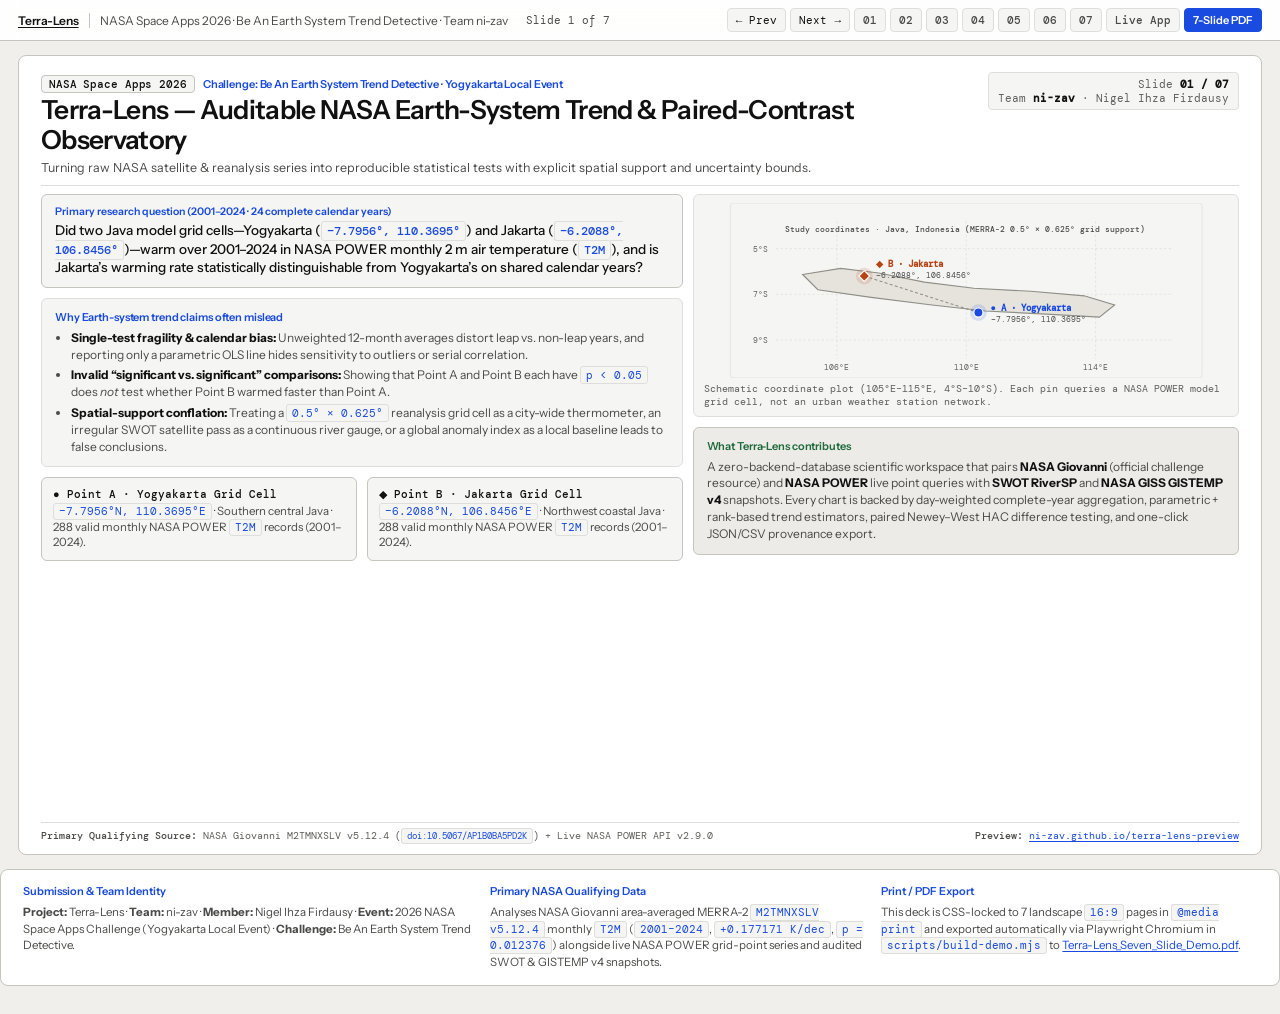
<file: demo/index.html>
<!doctype html>
<html lang="en">
<head>
  <meta charset="utf-8">
  <meta name="viewport" content="width=device-width, initial-scale=1">
  <meta name="theme-color" content="#ffffff">
  <title>Terra-Lens — 7-Slide NASA Space Apps 2026 Presentation Deck</title>
  <link rel="preconnect" href="https://fonts.googleapis.com">
  <link rel="preconnect" href="https://fonts.gstatic.com" crossorigin>
  <link href="https://fonts.googleapis.com/css2?family=DM+Mono:wght@400;500&family=Instrument+Sans:wght@400;500;600;700&display=swap" rel="stylesheet">
  <style>
    :root {
      color-scheme: light;
      --bg: #f0efeb;
      --slide: #ffffff;
      --panel: #f5f5f3;
      --panel-2: #ecebe7;
      --border: #dfdeda;
      --border-strong: #c5c4be;
      --text: #111111;
      --muted: #4a4a48;
      --dim: #5e5e5b;
      --a: #1a4be0;
      --a-soft: rgba(26, 75, 224, 0.08);
      --b: #b84314;
      --b-soft: rgba(184, 67, 20, 0.08);
      --ok: #1f6b3b;
      --warn: #9a3412;
      --sans: 'Instrument Sans', -apple-system, BlinkMacSystemFont, "Segoe UI", Roboto, sans-serif;
      --mono: 'DM Mono', ui-monospace, SFMono-Regular, Menlo, Monaco, Consolas, monospace;
    }

    * { box-sizing: border-box; }
    html, body {
      margin: 0;
      padding: 0;
      background: var(--bg);
      color: var(--text);
      font-family: var(--sans);
      -webkit-font-smoothing: antialiased;
    }
    a {
      color: var(--a);
      text-decoration: underline;
      text-underline-offset: 2px;
      overflow-wrap: anywhere;
    }
    a:hover { color: var(--text); }
    code {
      font-family: var(--mono);
      font-size: 0.92em;
      color: var(--a);
      background: var(--panel);
      padding: 1px 5px;
      border-radius: 3px;
      border: 1px solid var(--border);
      overflow-wrap: anywhere;
      word-break: break-word;
    }

    /* Sticky Deck Navigation Bar (hidden in print) */
    .deck-bar {
      position: sticky;
      top: 0;
      z-index: 30;
      display: flex;
      align-items: center;
      justify-content: space-between;
      gap: 12px;
      padding: 8px 18px;
      background: rgba(255, 255, 255, 0.94);
      backdrop-filter: blur(8px);
      border-bottom: 1px solid var(--border-strong);
      font-family: var(--sans);
      font-size: 12px;
    }
    .deck-bar-left {
      display: flex;
      align-items: center;
      gap: 10px;
      min-width: 0;
    }
    .deck-brand {
      font-weight: 600;
      letter-spacing: -0.02em;
      color: var(--text);
      white-space: nowrap;
    }
    .deck-brand span { color: var(--a); }
    .deck-sub {
      color: var(--muted);
      border-left: 1px solid var(--border-strong);
      padding-left: 10px;
      white-space: nowrap;
      overflow: hidden;
      text-overflow: ellipsis;
    }
    .deck-jumps {
      display: flex;
      align-items: center;
      gap: 4px;
      flex-wrap: wrap;
    }
    .deck-jumps a {
      text-decoration: none;
      padding: 4px 8px;
      border: 1px solid var(--border);
      border-radius: 4px;
      background: var(--panel);
      color: var(--muted);
      font-family: var(--mono);
      font-size: 11px;
      font-weight: 500;
    }
    .deck-jumps a:hover {
      border-color: var(--a);
      color: var(--a);
      background: var(--slide);
    }
    .deck-jumps a.pdf-btn {
      background: var(--a);
      border-color: var(--a);
      color: #ffffff;
      font-family: var(--sans);
      font-weight: 600;
    }
    .deck-jumps a.pdf-btn:hover {
      background: #143bb8;
      border-color: #143bb8;
      color: #ffffff;
    }

    /* Slide Canvas */
    main {
      max-width: 1400px;
      margin: 0 auto;
      padding: 14px 18px;
      display: flex;
      flex-direction: column;
      gap: 18px;
    }
    .slide {
      width: 100%;
      height: min(calc(100dvh - 68px), 800px);
      background: var(--slide);
      border: 1px solid var(--border-strong);
      border-radius: 8px;
      padding: 16px 22px 12px;
      display: none;
      flex-direction: column;
      justify-content: space-between;
      gap: 8px;
      position: relative;
      overflow: hidden;
    }
    .slide.active {
      display: flex;
    }

    /* Slide Header */
    .slide-head {
      display: flex;
      align-items: flex-start;
      justify-content: space-between;
      gap: 16px;
      padding-bottom: 8px;
      border-bottom: 1px solid var(--border);
    }
    .head-main { min-width: 0; }
    .kicker {
      display: inline-flex;
      align-items: center;
      gap: 8px;
      font-family: var(--sans);
      font-size: 11px;
      font-weight: 600;
      letter-spacing: -0.01em;
      color: var(--a);
      margin-bottom: 3px;
    }
    .kicker .pill {
      padding: 1px 7px;
      border-radius: 4px;
      background: var(--panel);
      border: 1px solid var(--border-strong);
      color: var(--text);
      font-family: var(--mono);
      font-weight: 500;
    }
    h1, h2 {
      margin: 0;
      font-weight: 600;
      letter-spacing: -0.025em;
      line-height: 1.14;
      color: var(--text);
    }
    h1 { font-size: clamp(20px, 2.05vw, 27px); }
    h2 { font-size: clamp(18px, 1.85vw, 24px); }
    .head-sub {
      margin: 4px 0 0;
      font-size: 12.5px;
      line-height: 1.35;
      color: var(--muted);
    }
    .slide-id {
      flex: none;
      text-align: right;
      font-family: var(--mono);
      font-size: 11px;
      color: var(--dim);
      padding: 4px 9px;
      border: 1px solid var(--border);
      border-radius: 4px;
      background: var(--panel);
      white-space: nowrap;
    }
    .slide-id strong {
      color: var(--text);
      font-weight: 600;
    }

    /* Slide Body Grids */
    .slide-body {
      flex: 1;
      min-height: 0;
      display: grid;
      gap: 10px;
      align-content: stretch;
    }
    .cols-2 { grid-template-columns: 1.08fr 0.92fr; }
    .cols-2-equal { grid-template-columns: 1fr 1fr; }
    .cols-2-wide-right { grid-template-columns: 0.88fr 1.12fr; }
    .rows-stack { display: flex; flex-direction: column; gap: 10px; min-height: 0; }

    /* Cards & Panels — NO colored side or top borders */
    .card {
      background: var(--panel);
      border: 1px solid var(--border);
      border-radius: 6px;
      padding: 11px 13px;
      min-width: 0;
      min-height: 0;
      display: flex;
      flex-direction: column;
      gap: 6px;
    }
    .card-alt { background: var(--panel-2); border-color: var(--border-strong); }
    .card-head {
      display: flex;
      align-items: center;
      justify-content: space-between;
      gap: 8px;
      font-family: var(--sans);
      font-size: 11px;
      font-weight: 600;
      letter-spacing: -0.01em;
      color: var(--a);
    }
    .card-head.amber { color: var(--b); }
    .card-head.ok { color: var(--ok); }
    .card-head.warn { color: var(--warn); }
    .card h3, .case-panel h3 {
      margin: 0;
      font-size: 14px;
      font-weight: 600;
      letter-spacing: -0.015em;
      color: var(--text);
      line-height: 1.24;
    }
    .card p, .card li, .case-panel p {
      margin: 0;
      font-size: 12px;
      line-height: 1.4;
      color: var(--muted);
    }
    .card p strong, .card li strong { color: var(--text); }
    .card ul {
      margin: 0;
      padding-left: 16px;
      display: flex;
      flex-direction: column;
      gap: 4px;
    }

    /* Slide 1 Specifics */
    .question-box {
      padding: 10px 13px;
      background: var(--panel);
      border: 1px solid var(--border-strong);
      border-radius: 6px;
    }
    .question-box .q-label {
      font-family: var(--sans);
      font-size: 10.5px;
      font-weight: 600;
      color: var(--a);
      margin-bottom: 3px;
    }
    .question-box p {
      margin: 0;
      font-size: 13.5px;
      font-weight: 500;
      line-height: 1.36;
      color: var(--text);
    }
    .point-cards {
      display: grid;
      grid-template-columns: 1fr 1fr;
      gap: 10px;
    }
    .pt-card {
      padding: 9px 11px;
      border-radius: 6px;
      background: var(--panel);
      border: 1px solid var(--border);
    }
    .pt-card.pt-a, .pt-card.pt-b { border-color: var(--border-strong); }
    .pt-title {
      font-family: var(--mono);
      font-size: 11px;
      font-weight: 500;
      color: var(--text);
      margin-bottom: 3px;
    }
    .pt-card p {
      margin: 0;
      font-size: 11.5px;
      line-height: 1.34;
      color: var(--muted);
    }
    .locator-fig {
      margin: 0;
      background: var(--panel);
      border: 1px solid var(--border);
      border-radius: 6px;
      padding: 8px 10px;
      display: flex;
      flex-direction: column;
      justify-content: space-between;
      min-height: 0;
    }
    .locator-fig svg {
      width: 100%;
      height: auto;
      max-height: 175px;
      display: block;
    }
    .locator-fig figcaption {
      font-family: var(--mono);
      font-size: 10px;
      color: var(--dim);
      margin-top: 4px;
    }

    /* Slide 2 Pipeline Steps & Matrix */
    .pipeline-steps {
      display: grid;
      grid-template-columns: repeat(4, minmax(0, 1fr));
      gap: 9px;
    }
    .step-card {
      background: var(--panel);
      border: 1px solid var(--border);
      border-radius: 6px;
      padding: 8px 10px;
    }
    .step-num {
      font-family: var(--mono);
      font-size: 10px;
      font-weight: 500;
      color: var(--a);
      margin-bottom: 2px;
    }
    .step-card h3 {
      margin: 0 0 3px;
      font-size: 12.5px;
      font-weight: 600;
      color: var(--text);
    }
    .step-card p {
      margin: 0;
      font-size: 11px;
      line-height: 1.32;
      color: var(--muted);
    }
    .table-wrap {
      overflow-x: auto;
      border: 1px solid var(--border);
      border-radius: 6px;
      background: var(--slide);
    }
    table.matrix {
      width: 100%;
      border-collapse: collapse;
      font-size: 11px;
      line-height: 1.3;
    }
    .matrix th, .matrix td {
      padding: 5.5px 8px;
      border-bottom: 1px solid var(--border);
      text-align: left;
      vertical-align: top;
    }
    .matrix thead th {
      background: var(--panel);
      font-family: var(--sans);
      font-size: 10.5px;
      font-weight: 600;
      color: var(--muted);
    }
    .matrix tbody tr:last-child td,
    .matrix tbody tr:last-child th { border-bottom: 0; }
    .matrix tbody th {
      font-weight: 600;
      color: var(--text);
      white-space: nowrap;
    }
    .matrix td { color: var(--muted); font-family: var(--mono); font-size: 10.5px; }
    .badge {
      display: inline-block;
      padding: 1px 6px;
      border-radius: 4px;
      font-family: var(--mono);
      font-size: 9.5px;
      font-weight: 500;
      border: 1px solid var(--border-strong);
      white-space: nowrap;
    }
    .badge-live { color: var(--ok); border-color: rgba(31, 107, 59, 0.35); background: rgba(31, 107, 59, 0.08); }
    .badge-snap { color: var(--a); border-color: rgba(26, 75, 224, 0.35); background: rgba(26, 75, 224, 0.08); }
    .badge-csv { color: var(--b); border-color: rgba(184, 67, 20, 0.35); background: rgba(184, 67, 20, 0.08); }

    /* Slide 3 & 4 & 5 Figures & Screenshots */
    .shot-grid {
      display: grid;
      grid-template-columns: 1fr 164px;
      gap: 10px;
      align-items: stretch;
      min-height: 0;
    }
    .shot-frame {
      margin: 0;
      background: var(--panel);
      border: 1px solid var(--border);
      border-radius: 6px;
      padding: 6px;
      display: flex;
      flex-direction: column;
      justify-content: space-between;
      min-height: 0;
      overflow: hidden;
    }
    .shot-frame img {
      width: 100%;
      height: 100%;
      max-height: 310px;
      object-fit: contain;
      object-position: top center;
      display: block;
      border-radius: 4px;
      border: 1px solid var(--border);
    }
    .shot-frame figcaption {
      font-family: var(--mono);
      font-size: 9.5px;
      color: var(--dim);
      margin-top: 4px;
      line-height: 1.25;
    }
    .stage-list {
      display: flex;
      flex-direction: column;
      gap: 7px;
    }
    .stage-card {
      background: var(--panel);
      border: 1px solid var(--border);
      border-radius: 6px;
      padding: 8px 10px;
    }
    .stage-card .stage-num {
      font-family: var(--mono);
      font-size: 10px;
      font-weight: 500;
      color: var(--a);
    }
    .stage-card h3 {
      margin: 1px 0 2px;
      font-size: 12.5px;
      font-weight: 600;
      color: var(--text);
    }
    .stage-card p {
      margin: 0;
      font-size: 11.2px;
      line-height: 1.32;
      color: var(--muted);
    }

    /* Slide 4 & 5 KPI Stat Boxes */
    .stat-grid-2 {
      display: grid;
      grid-template-columns: 1fr 1fr;
      gap: 8px;
    }
    .stat-box {
      background: var(--slide);
      border: 1px solid var(--border);
      border-radius: 6px;
      padding: 8px 10px;
    }
    .stat-box .label {
      font-family: var(--sans);
      font-size: 10.5px;
      font-weight: 600;
      color: var(--muted);
    }
    .stat-box.a .label { color: var(--a); }
    .stat-box.b .label { color: var(--b); }
    .stat-box .big {
      display: block;
      font-family: var(--mono);
      font-size: 17px;
      font-weight: 500;
      color: var(--text);
      margin: 2px 0;
      font-variant-numeric: tabular-nums;
    }
    .stat-box .sub {
      font-family: var(--mono);
      font-size: 10px;
      line-height: 1.3;
      color: var(--dim);
    }
    .chart-fig {
      margin: 0;
      background: var(--slide);
      border: 1px solid var(--border);
      border-radius: 6px;
      padding: 8px 10px;
      display: flex;
      flex-direction: column;
      justify-content: space-between;
      min-height: 0;
    }
    .chart-fig img {
      width: 100%;
      height: auto;
      max-height: 225px;
      object-fit: contain;
      display: block;
    }
    .chart-fig figcaption {
      font-family: var(--mono);
      font-size: 10px;
      color: var(--dim);
      margin-top: 5px;
      line-height: 1.3;
    }

    /* Slide 6 Multi-Source Case Panels */
    .case-panel {
      background: var(--panel);
      border: 1px solid var(--border);
      border-radius: 6px;
      padding: 10px 12px;
      display: flex;
      flex-direction: column;
      gap: 6px;
      min-height: 0;
    }
    .case-kv {
      display: grid;
      grid-template-columns: 1fr 1fr;
      gap: 6px;
      margin-top: 2px;
    }
    .case-kv div {
      background: var(--slide);
      border: 1px solid var(--border);
      border-radius: 4px;
      padding: 5px 8px;
    }
    .case-kv span {
      display: block;
      font-family: var(--sans);
      font-size: 9.5px;
      font-weight: 500;
      color: var(--dim);
    }
    .case-kv strong {
      display: block;
      font-family: var(--mono);
      font-size: 11px;
      font-weight: 500;
      color: var(--text);
      margin-top: 1px;
    }

    /* Slide 7 Verification & Links */
    .link-grid {
      display: grid;
      grid-template-columns: 1fr 1fr;
      gap: 7px;
    }
    .link-card {
      background: var(--slide);
      border: 1px solid var(--border);
      border-radius: 5px;
      padding: 7px 9px;
    }
    .link-card strong {
      display: block;
      font-family: var(--sans);
      font-size: 10.5px;
      font-weight: 600;
      color: var(--text);
      margin-bottom: 2px;
    }
    .link-card a, .link-card span {
      font-family: var(--mono);
      font-size: 10.2px;
      line-height: 1.3;
      display: block;
    }
    .disclosure-box {
      background: var(--panel-2);
      border: 1px solid var(--border-strong);
      border-radius: 6px;
      padding: 8px 11px;
    }
    .disclosure-box h4 {
      margin: 0 0 3px;
      font-family: var(--sans);
      font-size: 11px;
      font-weight: 600;
      color: var(--b);
    }
    .disclosure-box p {
      margin: 0;
      font-size: 11px;
      line-height: 1.35;
      color: var(--muted);
    }

    /* Slide Footer */
    .slide-foot {
      display: flex;
      align-items: center;
      justify-content: space-between;
      gap: 12px;
      padding-top: 6px;
      border-top: 1px solid var(--border);
      font-family: var(--mono);
      font-size: 10px;
      color: var(--dim);
      min-width: 0;
      overflow-wrap: anywhere;
    }
    .slide-foot > span { min-width: 0; overflow-wrap: anywhere; }
    .slide-foot strong { color: var(--muted); font-weight: 500; }

    /* Deck Footer */
    .deck-footer {
      max-width: 1400px;
      margin: 0 auto 28px;
      padding: 14px 22px;
      background: var(--slide);
      border: 1px solid var(--border-strong);
      border-radius: 8px;
      display: grid;
      grid-template-columns: 1.2fr 1fr 1fr;
      gap: 16px;
      font-size: 11.5px;
      line-height: 1.45;
      color: var(--muted);
    }
    .foot-col h4 {
      margin: 0 0 4px;
      font-family: var(--sans);
      font-size: 11px;
      font-weight: 600;
      color: var(--a);
    }
    .foot-col p { margin: 0; }

    /* Responsive Breakpoints (<= 1050px and mobile 360px+) */
    @media (max-width: 1050px) {
      main { padding: 10px; gap: 14px; }
      .slide {
        aspect-ratio: auto;
        height: auto;
        overflow: visible;
        padding: 16px;
      }
      .cols-2, .cols-2-equal, .cols-2-wide-right, .shot-grid, .pipeline-steps, .deck-footer {
        grid-template-columns: 1fr;
      }
      .shot-frame img { max-height: 260px; }
    }
    @media (max-width: 640px) {
      .deck-bar { padding: 8px 10px; flex-direction: column; align-items: flex-start; }
      .deck-sub { display: none; }
      .slide { padding: 12px; }
      .slide-head { flex-direction: column; gap: 6px; }
      .slide-id { align-self: flex-start; }
      .point-cards, .stat-grid-2, .case-kv, .link-grid {
        grid-template-columns: 1fr;
      }
      .slide-foot { flex-direction: column; align-items: flex-start; gap: 4px; }
      .deck-footer { padding: 12px; }
    }

    /* Print Stylesheet — Exact 7-Page Landscape Export */
    @page {
      size: 16in 9in;
      margin: 0;
    }
    @media print {
      :root {
        color-scheme: light;
        --bg: #ffffff;
        --slide: #ffffff;
        --panel: #f5f5f3;
        --panel-2: #ecebe7;
        --border: #dfdeda;
        --border-strong: #c5c4be;
        --text: #111111;
        --muted: #4a4a48;
        --dim: #5e5e5b;
        --a: #1a4be0;
        --b: #b84314;
        --ok: #1f6b3b;
        --warn: #9a3412;
      }
      html, body {
        background: #ffffff !important;
        color: #111111 !important;
        margin: 0 !important;
        padding: 0 !important;
        -webkit-print-color-adjust: exact;
        print-color-adjust: exact;
      }
      .deck-bar, .deck-footer { display: none !important; }
      main {
        max-width: none !important;
        margin: 0 !important;
        padding: 0 !important;
        gap: 0 !important;
        display: block !important;
      }
      .slide {
        display: flex !important;
        flex-direction: column !important;
        justify-content: space-between !important;
        width: 16in !important;
        height: 9in !important;
        max-height: 9in !important;
        aspect-ratio: 16 / 9 !important;
        margin: 0 !important;
        border: 0 !important;
        border-radius: 0 !important;
        padding: 18px 24px 14px !important;
        page-break-after: always;
        break-after: page;
        page-break-inside: avoid;
        break-inside: avoid;
        overflow: hidden !important;
        background: #ffffff !important;
      }
      .slide:last-of-type {
        page-break-after: auto;
        break-after: auto;
      }
      .card, .case-panel, .step-card, .stage-card, .pt-card, .locator-fig, .shot-frame {
        background: #f5f5f3 !important;
        border-color: #dfdeda !important;
      }
      .stat-box, .link-card, .case-kv div, .chart-fig {
        background: #ffffff !important;
        border-color: #dfdeda !important;
      }
      .question-box {
        background: #f5f5f3 !important;
        border-color: #c5c4be !important;
      }
      .disclosure-box {
        background: #ecebe7 !important;
        border-color: #c5c4be !important;
      }
      a { color: #1a4be0 !important; }
      code { background: #f5f5f3 !important; color: #1a4be0 !important; border-color: #dfdeda !important; }
    }
  </style>
</head>
<body>
  <nav class="deck-bar" aria-label="Presentation deck navigation">
    <div class="deck-bar-left">
      <a class="deck-brand" href="../">Terra-Lens</a>
      <span class="deck-sub">NASA Space Apps 2026 · Be An Earth System Trend Detective · Team ni-zav</span>
      <span id="counter" style="font-family:var(--mono);font-size:11px;color:var(--muted);padding-left:8px;">Slide 1 of 7</span>
    </div>
    <div class="deck-jumps">
      <button type="button" id="prev" style="padding:4px 8px;border:1px solid var(--border);border-radius:4px;background:var(--panel);color:var(--text);font-family:var(--mono);font-size:11px;cursor:pointer;">← Prev</button>
      <button type="button" id="next" style="padding:4px 8px;border:1px solid var(--border);border-radius:4px;background:var(--panel);color:var(--text);font-family:var(--mono);font-size:11px;cursor:pointer;">Next →</button>
      <a href="#slide-1" data-jump="0">01</a>
      <a href="#slide-2" data-jump="1">02</a>
      <a href="#slide-3" data-jump="2">03</a>
      <a href="#slide-4" data-jump="3">04</a>
      <a href="#slide-5" data-jump="4">05</a>
      <a href="#slide-6" data-jump="5">06</a>
      <a href="#slide-7" data-jump="6">07</a>
      <a href="../">Live App</a>
      <a class="pdf-btn" href="./Terra-Lens_Seven_Slide_Demo.pdf">7-Slide PDF</a>
    </div>
  </nav>

  <main>
    <!-- SLIDE 1: TITLE, PROBLEM & RESEARCH QUESTION -->
    <section class="slide active" id="slide-1" aria-labelledby="s1-title">
      <header class="slide-head">
        <div class="head-main">
          <div class="kicker">
            <span class="pill">NASA Space Apps 2026</span>
            <span>Challenge: Be An Earth System Trend Detective · Yogyakarta Local Event</span>
          </div>
          <h1 id="s1-title">Terra-Lens — Auditable NASA Earth-System Trend &amp; Paired-Contrast Observatory</h1>
          <p class="head-sub">Turning raw NASA satellite &amp; reanalysis series into reproducible statistical tests with explicit spatial support and uncertainty bounds.</p>
        </div>
        <div class="slide-id">Slide <strong>01 / 07</strong><br>Team <strong>ni-zav</strong> · Nigel Ihza Firdausy</div>
      </header>

      <div class="slide-body cols-2">
        <div class="rows-stack">
          <div class="question-box">
            <div class="q-label">Primary research question (2001–2024 · 24 complete calendar years)</div>
            <p>Did two Java model grid cells—Yogyakarta (<code>−7.7956°, 110.3695°</code>) and Jakarta (<code>−6.2088°, 106.8456°</code>)—warm over 2001–2024 in NASA POWER monthly 2 m air temperature (<code>T2M</code>), and is Jakarta’s warming rate statistically distinguishable from Yogyakarta’s on shared calendar years?</p>
          </div>

          <div class="card">
            <div class="card-head">Why Earth-system trend claims often mislead</div>
            <ul>
              <li><strong>Single-test fragility &amp; calendar bias:</strong> Unweighted 12-month averages distort leap vs. non-leap years, and reporting only a parametric OLS line hides sensitivity to outliers or serial correlation.</li>
              <li><strong>Invalid “significant vs. significant” comparisons:</strong> Showing that Point A and Point B each have <code>p &lt; 0.05</code> does <em>not</em> test whether Point B warmed faster than Point A.</li>
              <li><strong>Spatial-support conflation:</strong> Treating a <code>0.5° × 0.625°</code> reanalysis grid cell as a city-wide thermometer, an irregular SWOT satellite pass as a continuous river gauge, or a global anomaly index as a local baseline leads to false conclusions.</li>
            </ul>
          </div>

          <div class="point-cards">
            <div class="pt-card pt-a">
              <div class="pt-title">● Point A · Yogyakarta Grid Cell</div>
              <p><code>−7.7956°N, 110.3695°E</code> · Southern central Java · 288 valid monthly NASA POWER <code>T2M</code> records (2001–2024).</p>
            </div>
            <div class="pt-card pt-b">
              <div class="pt-title">◆ Point B · Jakarta Grid Cell</div>
              <p><code>−6.2088°N, 106.8456°E</code> · Northwest coastal Java · 288 valid monthly NASA POWER <code>T2M</code> records (2001–2024).</p>
            </div>
          </div>
        </div>

        <div class="rows-stack">
          <figure class="locator-fig">
            <svg viewBox="0 0 620 230" role="img" aria-label="Schematic locator map of Java showing Point A Yogyakarta and Point B Jakarta coordinates.">
              <rect x="0" y="0" width="620" height="230" rx="4" fill="#f5f5f3" stroke="#dfdeda"/>
              <!-- Graticule -->
              <line x1="60" x2="580" y1="60" y2="60" stroke="#dfdeda" stroke-dasharray="3 3"/>
              <line x1="60" x2="580" y1="120" y2="120" stroke="#dfdeda" stroke-dasharray="3 3"/>
              <line x1="60" x2="580" y1="180" y2="180" stroke="#dfdeda" stroke-dasharray="3 3"/>
              <line x1="140" x2="140" y1="24" y2="205" stroke="#dfdeda" stroke-dasharray="3 3"/>
              <line x1="310" x2="310" y1="24" y2="205" stroke="#dfdeda" stroke-dasharray="3 3"/>
              <line x1="480" x2="480" y1="24" y2="205" stroke="#dfdeda" stroke-dasharray="3 3"/>
              <text x="50" y="64" fill="#5e5e5b" font-size="11" text-anchor="end" font-family="DM Mono, monospace">5°S</text>
              <text x="50" y="124" fill="#5e5e5b" font-size="11" text-anchor="end" font-family="DM Mono, monospace">7°S</text>
              <text x="50" y="184" fill="#5e5e5b" font-size="11" text-anchor="end" font-family="DM Mono, monospace">9°S</text>
              <text x="140" y="220" fill="#5e5e5b" font-size="11" text-anchor="middle" font-family="DM Mono, monospace">106°E</text>
              <text x="310" y="220" fill="#5e5e5b" font-size="11" text-anchor="middle" font-family="DM Mono, monospace">110°E</text>
              <text x="480" y="220" fill="#5e5e5b" font-size="11" text-anchor="middle" font-family="DM Mono, monospace">114°E</text>
              <!-- Simplified Java Island outline -->
              <path d="M95,94 L145,86 L195,92 L255,104 L320,112 L395,116 L465,122 L505,134 L485,150 L415,146 L335,142 L265,134 L185,124 L115,114 Z"
                    fill="#e5e3dc" stroke="#8f8e88" stroke-width="1.5"/>
              <!-- Connecting vector -->
              <line x1="176" y1="96" x2="326" y2="144" stroke="#8f8e88" stroke-width="1.4" stroke-dasharray="4 3"/>
              <!-- Jakarta Point B -->
              <circle cx="176" cy="96" r="11" fill="rgba(184,67,20,0.14)"/>
              <path d="M176 89 L183 96 L176 103 L169 96 Z" fill="#b84314" stroke="#ffffff" stroke-width="1.5"/>
              <text x="192" y="84" fill="#b84314" font-size="12" font-weight="600" font-family="DM Mono, monospace">◆ B · Jakarta</text>
              <text x="192" y="99" fill="#4a4a48" font-size="10.5" font-family="DM Mono, monospace">−6.2088°, 106.8456°</text>
              <!-- Yogyakarta Point A -->
              <circle cx="326" cy="144" r="11" fill="rgba(26,75,224,0.14)"/>
              <circle cx="326" cy="144" r="6" fill="#1a4be0" stroke="#ffffff" stroke-width="1.5"/>
              <text x="342" y="142" fill="#1a4be0" font-size="12" font-weight="600" font-family="DM Mono, monospace">● A · Yogyakarta</text>
              <text x="342" y="157" fill="#4a4a48" font-size="10.5" font-family="DM Mono, monospace">−7.7956°, 110.3695°</text>
              <text x="72" y="38" fill="#4a4a48" font-size="11" font-weight="500" font-family="DM Mono, monospace">Study coordinates · Java, Indonesia (MERRA-2 0.5° × 0.625° grid support)</text>
            </svg>
            <figcaption>Schematic coordinate plot (105°E–115°E, 4°S–10°S). Each pin queries a NASA POWER model grid cell, not an urban weather station network.</figcaption>
          </figure>

          <div class="card card-alt">
            <div class="card-head ok">What Terra-Lens contributes</div>
            <p>A zero-backend-database scientific workspace that pairs <strong>NASA Giovanni</strong> (official challenge resource) and <strong>NASA POWER</strong> live point queries with <strong>SWOT RiverSP</strong> and <strong>NASA GISS GISTEMP v4</strong> snapshots. Every chart is backed by day-weighted complete-year aggregation, parametric + rank-based trend estimators, paired Newey–West HAC difference testing, and one-click JSON/CSV provenance export.</p>
          </div>
        </div>
      </div>

      <footer class="slide-foot">
        <span><strong>Primary Qualifying Source:</strong> NASA Giovanni M2TMNXSLV v5.12.4 (<code>doi:10.5067/AP1B0BA5PD2K</code>) + Live NASA POWER API v2.9.0</span>
        <span><strong>Preview:</strong> <a href="https://ni-zav.github.io/terra-lens-preview/">ni-zav.github.io/terra-lens-preview</a></span>
      </footer>
    </section>

    <!-- SLIDE 2: DATA SOURCES, PIPELINE & METHODOLOGY -->
    <section class="slide" id="slide-2" aria-labelledby="s2-title">
      <header class="slide-head">
        <div class="head-main">
          <div class="kicker">
            <span class="pill">Architecture &amp; Methodology</span>
            <span>Deterministic Client-Side Statistical Engine · Zero Silent Gap-Filling</span>
          </div>
          <h2 id="s2-title">Data Pipeline, Statistical Estimators &amp; Spatial-Support Guardrails</h2>
          <p class="head-sub">Every series passes through identical validation, calendar-day weighting, and compatibility checks before any trend is drawn.</p>
        </div>
        <div class="slide-id">Slide <strong>02 / 07</strong><br>Methods &amp; Provenance</div>
      </header>

      <div class="slide-body rows-stack">
        <div class="pipeline-steps" aria-label="Four-stage processing pipeline">
          <article class="step-card">
            <div class="step-num">Step 01 · Ingest &amp; Sanitize</div>
            <h3>Strict Sentinel Filtering</h3>
            <p>Strip NASA fill codes (<code>−999</code>, <code>−9999</code>, <code>−999999999999</code>), synthetic month <code>13</code>, and out-of-window rows. Never interpolate or zero-fill missing months.</p>
          </article>
          <article class="step-card">
            <div class="step-num">Step 02 · Complete-Year Mean</div>
            <h3>Gregorian Day-Weighting</h3>
            <p>Require all 12 calendar months per year. Weight each month by exact days (<code>28/29/30/31</code>; <code>365</code> vs. <code>366</code> in leap years). Require <code>n ≥ 10</code> complete years for trend inference.</p>
          </article>
          <article class="step-card">
            <div class="step-num">Step 03 · Dual Trend Tests</div>
            <h3>OLS + Mann–Kendall / Sen</h3>
            <p>Compute classical OLS slope, Student-t 95% CI (<code>df = n − 2</code>), and two-sided p alongside non-parametric Theil–Sen median pairwise slope and Mann–Kendall tie-corrected Z.</p>
          </article>
          <article class="step-card">
            <div class="step-num">Step 04 · Paired Contrast</div>
            <h3>Newey–West Bartlett HAC</h3>
            <p>When comparing compatible series on shared complete years, form <code>d_t = y_{B,t} − y_{A,t}</code> and estimate Bartlett kernel HAC standard errors (<code>L = clamp(floor(4(n/100)^(2/9)), 1, 6)</code>).</p>
          </article>
        </div>

        <div class="table-wrap" tabIndex="0" role="region" aria-label="NASA dataset integration and spatial support matrix">
          <table class="matrix">
            <thead>
              <tr>
                <th>NASA Source / Product</th>
                <th>Challenge Resource Role &amp; Access</th>
                <th>Spatial Support</th>
                <th>Temporal Support Analyzed</th>
                <th>Allowed vs. Refused Comparisons</th>
              </tr>
            </thead>
            <tbody>
              <tr>
                <th scope="row">NASA Giovanni (GES DISC)<br><code>M2TMNXSLV v5.12.4</code> &amp; <code>M2SMNXEDI v2</code></th>
                <td><span class="badge badge-snap">Official Challenge Resource</span><br>Bundled regional area-average CSV/NetCDF + tutorial CSV + user CSV import (Series G)</td>
                <td>Regional bounding-box area average (<code>110°E–111°E, 8°S–7°S</code>; 6 grid cells) or point CSV</td>
                <td>288 months · 24 complete years (2001–2024) in <code>K</code>; 44 JJA seasons (1980–2023) for HWF</td>
                <td>Analyzed on its own Kelvin axis or anomaly <code>σ</code> view; <strong>refuses</strong> paired B−A slope test against POWER point series</td>
              </tr>
              <tr>
                <th scope="row">NASA POWER API v2.9.0<br><code>T2M</code>, <code>T2M_MAX</code>, <code>T2M_MIN</code>, <code>T2MDEW</code>, <code>RH2M</code>, <code>QV2M</code>, <code>WS2M</code>, <code>PS</code>, <code>PRECTOTCORR</code></th>
                <td><span class="badge badge-live">Live Browser Query</span><br>Direct CORS API + Cloudflare Pages Function proxy fallback</td>
                <td>Single model grid cell (MERRA-2 <code>0.5° × 0.625°</code> / GEOS-FPIT)</td>
                <td>Monthly means/extrema (1981–2025); headline study uses 2001–2024 (288 months, 24 complete years)</td>
                <td>Allows paired contrast <code>B − A</code> only when both series share identical variable, unit, and grid-point support</td>
              </tr>
              <tr>
                <th scope="row">NASA SWOT L2 RiverSP vD<br>via PO.DAAC Hydrocron API</th>
                <td><span class="badge badge-snap">Audited Static Snapshot</span><br>SWORD reach <code>74267300251</code> (Ohio River near Louisville)</td>
                <td>1D river reach vector (~10 km segment)</td>
                <td>12 irregular satellite overpasses (Mar–May 2025) with <code>reach_q</code> quality flags</td>
                <td>Juxtaposed on separate vertical axis against monthly POWER rain; <strong>refuses</strong> correlation p-value (<code>n = 3 &lt; 6</code>)</td>
              </tr>
              <tr>
                <th scope="row">NASA GISS GISTEMP v4<br><code>GLB.Ts+dSST</code> Global Index</th>
                <td><span class="badge badge-snap">Dated Official Table Excerpt</span><br>Checked-in NASA table (2001–2024) + live POWER re-verification</td>
                <td>Global land-ocean area-weighted anomaly index</td>
                <td>288 monthly anomalies (2001–2024), rebased to 2001–2020 calendar-month normals</td>
                <td>Visualizes rebased local vs. global trajectories; <strong>refuses</strong> formal point-vs-global difference hypothesis test</td>
              </tr>
            </tbody>
          </table>
        </div>
      </div>

      <footer class="slide-foot">
        <span><strong>Full Formulas &amp; Code:</strong> <a href="https://github.com/Ni-zav/terra-lens/blob/fix/final-science-site-deck-readiness-20261115/docs/METHODOLOGY.md">docs/METHODOLOGY.md</a> · Independent SciPy cross-check: <code>scripts/verify-scipy.py</code> (max diff &lt; 10⁻¹²).</span>
        <span><strong> spreadsheet safety:</strong> RFC 4180 CSV neutralizes formula injection (<code>= + - @</code>).</span>
      </footer>
    </section>

    <!-- SLIDE 3: INTERACTIVE WORKSPACE & 5-STAGE USER WORKFLOW -->
    <section class="slide" id="slide-3" aria-labelledby="s3-title">
      <header class="slide-head">
        <div class="head-main">
          <div class="kicker">
            <span class="pill">Interactive Application</span>
            <span>Real Chromium Capture of Live NASA POWER Data · Desktop &amp; Mobile</span>
          </div>
          <h2 id="s3-title">How a User Investigates Trends in the Terra-Lens Workspace</h2>
          <p class="head-sub">A single-screen scientific workbench with 7 synchronized views, interactive 3D Blue Marble coordinate picking, and auditable exports.</p>
        </div>
        <div class="slide-id">Slide <strong>03 / 07</strong><br>System Walkthrough</div>
      </header>

      <div class="slide-body cols-2-wide-right">
        <div class="stage-list" aria-label="Five-stage investigation workflow">
          <article class="stage-card">
            <div class="stage-num">01 · Configure Variable, Window &amp; Points A–D</div>
            <h3>Select NASA Parameter or Click the 3D Globe</h3>
            <p>Choose from 9 allowlisted NASA POWER variables and up to 4 simultaneous coordinates (presets or custom lat/lon via keyboard or 3D globe).</p>
          </article>
          <article class="stage-card">
            <div class="stage-num">02 · Inspect Annual, Monthly, Anomaly &amp; Seasonal Views</div>
            <h3>Interactive Crosshair Slider &amp; 10Y Display Toggle</h3>
            <p>Switch between complete-year means, raw monthly series, deseasonalized monthly anomalies, and per-calendar-month OLS trends (12 parallel fits).</p>
          </article>
          <article class="stage-card">
            <div class="stage-num">03 · Compare Slopes &amp; Paired Difference Intervals</div>
            <h3>Complementary Parametric &amp; Non-Parametric Checks</h3>
            <p>Inspect side-by-side OLS and Theil–Sen 95% intervals, residual lag-1 autocorrelation flags (<code>|r₁| &gt; 1.96/√n</code>), and paired <code>B − A</code> HAC contrasts.</p>
          </article>
          <article class="stage-card">
            <div class="stage-num">04 · Screen Regional Contrasts &amp; Import Giovanni CSVs</div>
            <h3>8-Point Sentinel Screen + Local Giovanni Importer + Earthdata Catalog</h3>
            <p>Run bounded 8-point Indonesian scans, query NASA CMR collections/variables, or import a NASA Giovanni CSV (hashed locally with Web Crypto <code>SHA-256</code>).</p>
          </article>
          <article class="stage-card">
            <div class="stage-num">05 · Export Auditable Evidence &amp; Share Permalink</div>
            <h3>Self-Contained JSON Bundle &amp; RFC 4180 CSV</h3>
            <p>Download raw monthly observations, annual means, test statistics, and source URLs in <code>terra-lens-auditable-evidence.json</code>.</p>
          </article>
        </div>

        <div class="shot-grid">
          <figure class="shot-frame">
            <img src="../docs/screenshots/nasa-real-desktop.png" alt="Terra-Lens desktop workspace displaying real NASA POWER 2001–2024 T2M data for Yogyakarta and Jakarta.">
            <figcaption>Real Chromium desktop capture (<code>1440×900</code>) after live NASA POWER <code>T2M</code> fetch for Point A Yogyakarta (<code>+0.18 °C/dec</code>) and Point B Jakarta (<code>+0.22 °C/dec</code>).</figcaption>
          </figure>
          <figure class="shot-frame">
            <img src="../docs/screenshots/nasa-real-mobile.png" alt="Terra-Lens responsive mobile layout at 390px width.">
            <figcaption>Mobile layout (<code>390×844</code>), zero horizontal overflow.</figcaption>
          </figure>
        </div>
      </div>

      <footer class="slide-foot">
        <span><strong>Accessibility:</strong> Full keyboard tab navigation (<code>ArrowLeft/Right/Home/End</code>), slider readouts, and automated <code>axe-core</code> WCAG 2.1 AA checks.</span>
        <span><strong>Live URL:</strong> <a href="https://ni-zav.github.io/terra-lens-preview/">ni-zav.github.io/terra-lens-preview</a></span>
      </footer>
    </section>

    <!-- SLIDE 4: HEADLINE FINDING PART 1 — INDIVIDUAL WARMING TRENDS -->
    <section class="slide" id="slide-4" aria-labelledby="s4-title">
      <header class="slide-head">
        <div class="head-main">
          <div class="kicker">
            <span class="pill">Quantitative Finding · Part 1</span>
            <span>Preserved NASA Giovanni Regional Area Average + Live NASA POWER Grid Points (2001–2024)</span>
          </div>
          <h2 id="s4-title">Both Java Series Warmed Over 2001–2024 Across Regional &amp; Point Scales</h2>
          <p class="head-sub">Regional MERRA-2 area-averaged temperature in NASA Giovanni and both NASA POWER grid points show positive 24-year warming trends.</p>
        </div>
        <div class="slide-id">Slide <strong>04 / 07</strong><br>Individual Trends</div>
      </header>

      <div class="slide-body cols-2">
        <div class="rows-stack">
          <div class="stat-grid-2">
            <div class="stat-box a">
              <div class="label">● Point A · Yogyakarta POWER Cell (−7.7956°, 110.3695°)</div>
              <span class="big">+0.179 °C / decade</span>
              <div class="sub">
                Exact OLS: <code>+0.179141 °C/dec</code> · 95% CI: <code>+0.0348 to +0.3235</code> · <code>p = 0.01732</code> · <code>R² = 0.231</code><br>
                Theil–Sen: <code>+0.1409 °C/dec</code> (95% CI <code>+0.0332 to +0.3118</code>) · MK <code>p = 0.02400</code> · Mean <code>25.88 °C</code> · Residual <code>r₁ = −0.066</code>
              </div>
            </div>
            <div class="stat-box b">
              <div class="label">◆ Point B · Jakarta POWER Cell (−6.2088°, 106.8456°)</div>
              <span class="big">+0.224 °C / decade</span>
              <div class="sub">
                Exact OLS: <code>+0.223835 °C/dec</code> · 95% CI: <code>+0.0962 to +0.3515</code> · <code>p = 0.001455</code> · <code>R² = 0.376</code><br>
                Theil–Sen: <code>+0.1926 °C/dec</code> (95% CI <code>+0.0789 to +0.3194</code>) · MK <code>p = 0.00097</code> · Mean <code>27.38 °C</code> · Residual <code>r₁ = +0.144</code>
              </div>
            </div>
          </div>

          <div class="card card-alt">
            <div class="card-head">Official NASA Challenge Resource · Giovanni Regional Area Average (M2TMNXSLV v5.12.4)</div>
            <h3>Yogyakarta Region Box (<code>110°E–111°E, 8°S–7°S</code> · Effective Grid Centres <code>110.0°E–110.625°E</code>): <code>+0.177 K / decade</code></h3>
            <p>Analyzing the preserved NASA Giovanni monthly area-averaged 2 m air temperature export (<code>288/288</code> valid months, 24 complete years, 2001–2024) yields an annual OLS slope of <strong><code>+0.177171 K/decade</code></strong> (classical 95% CI <strong><code>+0.042313 to +0.312030 K/decade</code></strong>; two-sided <code>p = 0.012376</code>; 2001 mean <code>298.071 K</code>, 2024 mean <code>298.805 K</code>). Because this series is a 6-cell regional area average in kelvin, Terra-Lens keeps it distinct from the single-cell Yogyakarta POWER point series (<code>+0.179141 °C/decade</code>).</p>
          </div>

          <div class="card">
            <div class="card-head ok">Why both parametric and rank-based estimators are reported</div>
            <p>For both Yogyakarta and Jakarta, classical OLS and rank-based Mann–Kendall / Theil–Sen agree on a positive direction with <code>p &lt; 0.05</code>, and neither series exceeds the residual lag-1 autocorrelation warning threshold (<code>±1.96/√24 = ±0.400</code>). However, individual significance does <strong>not</strong> answer whether Jakarta warmed faster than Yogyakarta—that requires Slide 5’s paired test.</p>
          </div>
        </div>

        <figure class="chart-fig">
          <img src="annual-temperature.png" alt="2001 to 2024 complete-year annual mean 2m air temperature and fitted OLS lines for Yogyakarta and Jakarta.">
          <figcaption>
            <strong>Figure 1 · NASA POWER Annual Mean <code>T2M</code> (2001–2024, <code>n = 24</code> complete years):</strong> Day-weighted annual means (solid lines) and full-period OLS fits (dashed lines) for Point A Yogyakarta (cobalt, 2001 mean <code>25.706 °C</code> → 2024 mean <code>26.435 °C</code>) and Point B Jakarta (terracotta, 2001 mean <code>27.152 °C</code> → 2024 mean <code>28.134 °C</code>).
          </figcaption>
        </figure>
      </div>

      <footer class="slide-foot">
        <span><strong>Preserved Giovanni Files:</strong> <code>data/source-snapshots/g4.areaAvgTimeSeries.M2TMNXSLV_5_12_4_T2M.20010101-20241231.110E_8S_111E_7S.{csv,nc}</code></span>
        <span><strong>DOI:</strong> <a href="https://doi.org/10.5067/AP1B0BA5PD2K">10.5067/AP1B0BA5PD2K</a></span>
      </footer>
    </section>

    <!-- SLIDE 5: HEADLINE FINDING PART 2 — PAIRED DIFFERENCE & HONEST NULL RESULT -->
    <section class="slide" id="slide-5" aria-labelledby="s5-title">
      <header class="slide-head">
        <div class="head-main">
          <div class="kicker">
            <span class="pill">Quantitative Finding · Part 2</span>
            <span>Paired Aligned-Year Contrast (B − A) · Scientific Honesty Over Hype</span>
          </div>
          <h2 id="s5-title">Why Separate P-Values Mislead: Paired Jakarta − Yogyakarta Contrast Is Not Significant</h2>
          <p class="head-sub">Testing the annual difference series <code>d_t = T2M_{Jakarta,t} − T2M_{Yogyakarta,t}</code> directly shows no statistically distinguishable warming rate.</p>
        </div>
        <div class="slide-id">Slide <strong>05 / 07</strong><br>Paired Inference</div>
      </header>

      <div class="slide-body cols-2">
        <figure class="chart-fig">
          <img src="slope-intervals.png" alt="95 percent confidence intervals for linear warming trends in Yogyakarta and Jakarta.">
          <figcaption>
            <strong>Figure 2 · Individual 95% Slope Confidence Intervals (<code>°C/decade</code>):</strong> Yogyakarta’s interval (<code>+0.0348 to +0.3235</code>) and Jakarta’s interval (<code>+0.0962 to +0.3515</code>) overlap substantially. To test whether their slopes differ on shared calendar years, Terra-Lens regresses the paired annual difference series <code>d_t = B_t − A_t</code> over <code>2001–2024</code> (<code>n = 24</code>, 0 unmatched years).
          </figcaption>
        </figure>

        <div class="rows-stack">
          <div class="stat-grid-2">
            <div class="stat-box">
              <div class="label">Paired Difference Slope (B − A · n = 24 Shared Years)</div>
              <span class="big">+0.045 °C / decade</span>
              <div class="sub">
                Exact OLS difference slope: <code>+0.044694 °C/dec</code><br>
                Classical OLS 95% CI: <code>−0.0723 to +0.1617 °C/dec</code> (<code>p = 0.4366</code>)
              </div>
            </div>
            <div class="stat-box b">
              <div class="label">Newey–West Bartlett HAC (Lag L = 2 · df = 22)</div>
              <span class="big">p = 0.3739 (Includes 0)</span>
              <div class="sub">
                HAC 95% CI: <code>−0.057416 to +0.146803 °C/dec</code><br>
                HAC SE: <code>0.004924 °C/yr</code> (<code>0.049236 °C/dec</code>) · Durbin–Watson <code>2.21</code>
              </div>
            </div>
          </div>

          <div class="card card-alt">
            <div class="card-head warn">Core scientific takeaway for judges</div>
            <h3>Reporting “no distinguishable difference” is a feature, not a failure</h3>
            <p>A naive dashboard might rank Jakarta (<code>+0.224 °C/dec</code>) above Yogyakarta (<code>+0.179 °C/dec</code>) and claim coastal Jakarta is warming 25% faster. Terra-Lens’s paired contrast proves that the <code>+0.0447 °C/decade</code> gap has a 95% HAC confidence interval of <strong><code>−0.0574 to +0.1468 °C/decade</code></strong> (<code>p = 0.3739</code>)—spanning zero. The data support warming at both grid points, but do <strong>not</strong> establish a statistically significant difference in warming rates between them.</p>
          </div>

          <div class="card">
            <div class="card-head">Exploratory 8-Point Indonesian Sentinel Screen Caveat</div>
            <p>In the <strong>Trend Contrast Finder</strong> tab, screening 8 pre-declared Indonesian coordinates (<code>28</code> candidate pairs) surfaces extreme-pair contrasts (e.g., Medan <code>+0.291 °C/dec</code> vs. Surabaya <code>+0.140 °C/dec</code>). Terra-Lens explicitly labels post-selected pairs as <strong>exploratory hypothesis generation</strong> because selecting extremes after viewing 8 series invalidates confirmatory p-values without multiple-testing correction.</p>
          </div>
        </div>
      </div>

      <footer class="slide-foot">
        <span><strong>Verification:</strong> Recomputed independently in Python/SciPy (<code>scripts/verify-scipy.py</code>) and tested in <code>tests/contrast.test.mjs</code>.</span>
        <span><strong>Paired Rule:</strong> Requires identical variable, unit, and spatial support.</span>
      </footer>
    </section>

    <!-- SLIDE 6: MULTI-SOURCE CASE STUDIES & HONEST LIMITATIONS -->
    <section class="slide" id="slide-6" aria-labelledby="s6-title">
      <header class="slide-head">
        <div class="head-main">
          <div class="kicker">
            <span class="pill">Cross-Source Context &amp; Limitations</span>
            <span>SWOT Satellite Hydrology + GISS Global Index + Giovanni Heatwave Tutorial</span>
          </div>
          <h2 id="s6-title">Multi-Source NASA Context &amp; Explicit Methodological Boundaries</h2>
          <p class="head-sub">Combining datasets across missions requires respecting physical units, irregular sampling, quality flags, and reprocessing boundaries.</p>
        </div>
        <div class="slide-id">Slide <strong>06 / 07</strong><br>Cases &amp; Limits</div>
      </header>

      <div class="slide-body rows-stack">
        <div class="cols-2-equal" style="display:grid; gap:12px;">
          <article class="case-panel">
            <div class="card-head">Case Study A · Hydrology &amp; Meteorology (Mar–May 2025)</div>
            <h3>Ohio River SWOT L2 RiverSP vD Overpasses + NASA POWER Rain</h3>
            <p>Pairs 12 irregular SWOT satellite pass water-surface elevations (<code>WSE</code>) on SWORD reach <code>74267300251</code> with overlapping monthly NASA POWER precipitation (<code>PRECTOTCORR</code> at <code>38.2527°N, 85.7585°W</code>). Plotted on separate vertical panels so pass heights (<code>m</code> above geoid) are never conflated with monthly rain rates (<code>mm/day</code>).</p>
            <div class="case-kv">
              <div><span>Observed SWOT WSE Range</span><strong>120.68 m to 131.25 m (10.56 m spread)</strong></div>
              <div><span>SWOT Quality Flags (reach_q)</span><strong>Q0: 0 · Q1 (suspect): 10 · Q2 (degraded): 2</strong></div>
              <div><span>Monthly POWER Rain (Mar / Apr / May)</span><strong>3.99 / 7.08 / 4.04 mm/day (3 UTC months)</strong></div>
              <div><span>Statistical Association Guardrail</span><strong>Refused (n = 3 &lt; 6 minimum months)</strong></div>
            </div>
          </article>

          <article class="case-panel">
            <div class="card-head amber">Case Study B · Local Grid vs. Global Index + Giovanni Tutorial</div>
            <h3>Yogyakarta POWER vs. NASA GISS GISTEMP v4 &amp; Giovanni HWF</h3>
            <p>Rebases both Yogyakarta POWER <code>T2M</code> and NASA GISS global land-ocean anomalies to a shared <code>2001–2020</code> monthly normal (2001–2024), alongside NASA’s published Giovanni MERRA-2 summer heatwave frequency (<code>HWF</code>, 1980–2023) tutorial table.</p>
            <div class="case-kv">
              <div><span>Rebased Yogyakarta POWER Slope</span><strong>+0.1791 °C/dec (p = 0.0173 · 1 grid cell)</strong></div>
              <div><span>Rebased GISTEMP v4 Global Slope</span><strong>+0.2504 °C/dec (p = 2.75 × 10⁻⁸ · Gap −0.0713)</strong></div>
              <div><span>Giovanni Tutorial Summer HWF (1980–2023)</span><strong>Canada +0.1903 · US +0.3904 counts/dec</strong></div>
              <div><span>Cross-Support Difference Test</span><strong>Refused (Point vs. Global / Undocumented JJA agg)</strong></div>
            </div>
          </article>
        </div>

        <div class="card card-alt">
          <div class="card-head warn">Five Non-Negotiable Scientific &amp; Data Limitations Disclosed in the App &amp; Deck</div>
          <ul>
            <li><strong>1. Reanalysis grid cells ≠ city-wide thermometers:</strong> NASA POWER and Giovanni MERRA-2 series represent <code>0.5° × 0.625°</code> model grid cells, not urban station networks or population exposure.</li>
            <li><strong>2. Giovanni native-granule &amp; quality-flag limits:</strong> The preserved Giovanni <code>M2TMNXSLV v5.12.4</code> export contains no quality-flag variable and does not list individual monthly input-granule filenames. NASA reprocessed Sep 2020 and Jun–Sep 2021 as <code>MERRA2_401</code> (correcting a near-surface warm bias); byte-preserved NASA Hyrax OPeNDAP <code>.dap.nc4</code> subsets for all 5 reprocessed months match the preserved Giovanni 6-cell values bit-for-bit in IEEE 754 <code>float32</code> (<code>0.0 K</code> max difference), though the Giovanni aggregate file itself does not embed native <code>GranuleID</code> strings.</li>
            <li><strong>3. Serial correlation, selection &amp; parametric assumptions:</strong> Classical OLS p-values assume independent, homoscedastic residuals; HAC intervals are finite-sample approximations (<code>n = 24</code>), and post-selected Finder pairs or 12-month seasonal scans are exploratory without multiple-testing correction.</li>
            <li><strong>4. Historical association ≠ causal attribution or forecast:</strong> Fitted historical slopes describe past trajectory in the selected window only—never greenhouse/urban attribution or future extrapolation.</li>
            <li><strong>5. Client-side CSV import trust boundary:</strong> Browser-imported Giovanni CSVs are hashed locally (<code>SHA-256</code>) for auditability, but a static web app cannot cryptographically certify that a user-uploaded file was unaltered after leaving NASA servers.</li>
          </ul>
        </div>
      </div>

      <footer class="slide-foot">
        <span><strong>Case Snapshots &amp; Docs:</strong> <code>data/cases/</code> · <a href="https://github.com/Ni-zav/terra-lens/blob/fix/final-science-site-deck-readiness-20261115/docs/GIOVANNI_TUTORIAL_CASE.md">docs/GIOVANNI_TUTORIAL_CASE.md</a> · <a href="https://github.com/Ni-zav/terra-lens/blob/fix/final-science-site-deck-readiness-20261115/docs/NASA_QUALIFYING_SOURCE_HANDOFF.md">docs/NASA_QUALIFYING_SOURCE_HANDOFF.md</a></span>
        <span><strong>SWOT Source:</strong> PO.DAAC Hydrocron API</span>
      </footer>
    </section>

    <!-- SLIDE 7: REPRODUCIBILITY, VERIFICATION, CITATIONS & AI DISCLOSURE -->
    <section class="slide" id="slide-7" aria-labelledby="s7-title">
      <header class="slide-head">
        <div class="head-main">
          <div class="kicker">
            <span class="pill">Verification, Citations &amp; Compliance</span>
            <span>81 Automated Node Tests · Independent SciPy Audit · Public Unauthenticated Access</span>
          </div>
          <h2 id="s7-title">Reproducibility, Judge Verification Links &amp; Transparent AI Disclosure</h2>
          <p class="head-sub">Every number on Slides 1–6 and in the live web app can be independently recomputed from preserved primary NASA files in under 60 seconds.</p>
        </div>
        <div class="slide-id">Slide <strong>07 / 07</strong><br>Audit &amp; Citations</div>
      </header>

      <div class="slide-body cols-2">
        <div class="rows-stack">
          <div class="card">
            <div class="card-head">Public Judge Verification Links (No Login Required)</div>
            <div class="link-grid">
              <div class="link-card">
                <strong>Public Interactive Review Preview</strong>
                <a href="https://ni-zav.github.io/terra-lens-preview/">https://ni-zav.github.io/terra-lens-preview/</a>
              </div>
              <div class="link-card">
                <strong>7-Slide Presentation Deck (HTML &amp; PDF)</strong>
                <a href="https://ni-zav.github.io/terra-lens-preview/demo/">.../terra-lens-preview/demo/</a>
                <a href="https://ni-zav.github.io/terra-lens-preview/demo/Terra-Lens_Seven_Slide_Demo.pdf">.../demo/Terra-Lens_Seven_Slide_Demo.pdf</a>
              </div>
              <div class="link-card">
                <strong>Public Source Repository &amp; Provenance</strong>
                <a href="https://github.com/Ni-zav/terra-lens">https://github.com/Ni-zav/terra-lens</a>
                <a href="https://ni-zav.github.io/terra-lens-preview/BUILD-PROVENANCE.txt">.../BUILD-PROVENANCE.txt</a>
              </div>
              <div class="link-card">
                <strong>NASA Qualifying Source Handoff &amp; Methods</strong>
                <a href="https://github.com/Ni-zav/terra-lens/blob/fix/final-science-site-deck-readiness-20261115/docs/NASA_QUALIFYING_SOURCE_HANDOFF.md">docs/NASA_QUALIFYING_SOURCE_HANDOFF.md</a>
                <a href="https://github.com/Ni-zav/terra-lens/blob/fix/final-science-site-deck-readiness-20261115/docs/METHODOLOGY.md">docs/METHODOLOGY.md</a>
              </div>
            </div>
          </div>

          <div class="card">
            <div class="card-head ok">One-Command Independent Verification Suite</div>
            <ul>
              <li><code>npm run check</code> — Syntax check, <strong>81/81</strong> Node unit/integration tests, and production bundle build.</li>
              <li><code>python3 scripts/verify-scipy.py</code> — Independent Python + SciPy recomputation of NASA POWER annual means, OLS, Mann–Kendall / Theil–Sen, and paired Newey–West HAC vs. JS engine.</li>
              <li><code>python3 scripts/verify-giovanni-area.py</code> &amp; <code>verify-giovanni-grid.py</code> — Verifies Giovanni CSV/NetCDF checksums (<code>ff7cd37f...</code> / <code>d9a320f7...</code>), 6-cell area mean, and <code>+0.177171 K/dec</code> slope.</li>
              <li><code>node tests/browser.smoke.mjs</code> &amp; <code>node tests/demo.responsive.mjs</code> — Headless Chromium E2E, <code>axe-core</code> WCAG 2.1 AA audit, and 7-slide responsive/print overflow verification.</li>
            </ul>
          </div>
        </div>

        <div class="rows-stack">
          <div class="card">
            <div class="card-head">Primary NASA Data Citations &amp; Attributions</div>
            <ul>
              <li><strong>NASA Giovanni (Official Challenge Resource):</strong> GMAO (2015), <em>MERRA-2 tavgM_2d_slv_Nx: 2d, Monthly mean, Single-Level Assimilation, Single-Level Diagnostics V5.12.4</em> (<code>M2TMNXSLV</code>), GES DISC, <a href="https://doi.org/10.5067/AP1B0BA5PD2K">doi:10.5067/AP1B0BA5PD2K</a>; Collow et al. (2024), <em>MERRA-2 Extreme Detection Indices V2</em> (<code>M2SMNXEDI</code>), <a href="https://doi.org/10.5067/O8AX56DO60MI">doi:10.5067/O8AX56DO60MI</a>.</li>
              <li><strong>NASA POWER API v2.9.0:</strong> NASA Langley Research Center (LaRC) Prediction Of Worldwide Energy Resources Project (funded through the NASA Applied Sciences Program), <a href="https://power.larc.nasa.gov/">power.larc.nasa.gov</a>.</li>
              <li><strong>NASA SWOT via PO.DAAC Hydrocron:</strong> SWOT Level-2 KaRIn High Rate River Single Pass Vector Product Version D (<code>SWOT_L2_HR_RiverSP_D</code>), reach <code>74267300251</code>.</li>
              <li><strong>NASA GISS GISTEMP v4 &amp; Blue Marble:</strong> GISTEMP Team / Lenssen et al. (2024), <a href="https://data.giss.nasa.gov/gistemp/">data.giss.nasa.gov/gistemp/</a>; NASA Earth Observatory Blue Marble (Reto Stöckli, 2001).</li>
            </ul>
          </div>

          <div class="disclosure-box">
            <h4>AI Usage &amp; Eligibility Disclosure (NASA Space Apps 2026)</h4>
            <p><strong>AI Assistance:</strong> Generative AI coding assistants were used for software scaffolding, UI layout refinement, test harness authoring, and editorial formatting. <strong>All scientific data come directly from official NASA files/APIs</strong>; every statistical formula was deterministically implemented and independently verified with Python/SciPy.<br>
            <strong>Eligibility Note:</strong> Technical verification confirms repository/deployment integrity and preserved NASA Giovanni artifacts; official challenge-resource eligibility and final submission status are determined solely by NASA and Local Event judges.</p>
          </div>
        </div>
      </div>

      <footer class="slide-foot">
        <span><strong>Team:</strong> ni-zav · <strong>Participant:</strong> Nigel Ihza Firdausy · <strong>Local Event:</strong> Yogyakarta, Indonesia</span>
        <span><strong>License:</strong> MIT · NASA imagery &amp; data used per NASA Media &amp; Earthdata guidelines (no NASA endorsement implied).</span>
      </footer>
    </section>
  </main>

  <footer class="deck-footer" aria-label="Presentation metadata and provenance">
    <div class="foot-col">
      <h4>Submission &amp; Team Identity</h4>
      <p><strong>Project:</strong> Terra-Lens · <strong>Team:</strong> ni-zav · <strong>Member:</strong> Nigel Ihza Firdausy · <strong>Event:</strong> 2026 NASA Space Apps Challenge (Yogyakarta Local Event) · <strong>Challenge:</strong> Be An Earth System Trend Detective.</p>
    </div>
    <div class="foot-col">
      <h4>Primary NASA Qualifying Data</h4>
      <p>Analyses NASA Giovanni area-averaged MERRA-2 <code>M2TMNXSLV v5.12.4</code> monthly <code>T2M</code> (<code>2001–2024</code>, <code>+0.177171 K/dec</code>, <code>p = 0.012376</code>) alongside live NASA POWER grid-point series and audited SWOT &amp; GISTEMP v4 snapshots.</p>
    </div>
    <div class="foot-col">
      <h4>Print / PDF Export</h4>
      <p>This deck is CSS-locked to 7 landscape <code>16:9</code> pages in <code>@media print</code> and exported automatically via Playwright Chromium in <code>scripts/build-demo.mjs</code> to <a href="./Terra-Lens_Seven_Slide_Demo.pdf">Terra-Lens_Seven_Slide_Demo.pdf</a>.</p>
    </div>
  </footer>
  <script>
    (function(){
      var slides = Array.prototype.slice.call(document.querySelectorAll('.slide'));
      var counter = document.getElementById('counter');
      var prev = document.getElementById('prev');
      var next = document.getElementById('next');
      var idx = 0;
      function show(n) {
        idx = (n + slides.length) % slides.length;
        slides.forEach(function(s, i){ s.classList.toggle('active', i === idx); });
        if (counter) counter.textContent = 'Slide ' + (idx + 1) + ' of ' + slides.length;
      }
      if (prev) prev.addEventListener('click', function(){ show(idx - 1); });
      if (next) next.addEventListener('click', function(){ show(idx + 1); });
      document.querySelectorAll('[data-jump]').forEach(function(a){
        a.addEventListener('click', function(e){
          e.preventDefault();
          show(Number(a.getAttribute('data-jump')) || 0);
        });
      });
      window.addEventListener('keydown', function(e){
        if (e.key === 'ArrowRight' || e.key === 'PageDown') show(idx + 1);
        else if (e.key === 'ArrowLeft' || e.key === 'PageUp') show(idx - 1);
      });
    })();
  </script>
</body>
</html>
</file>
